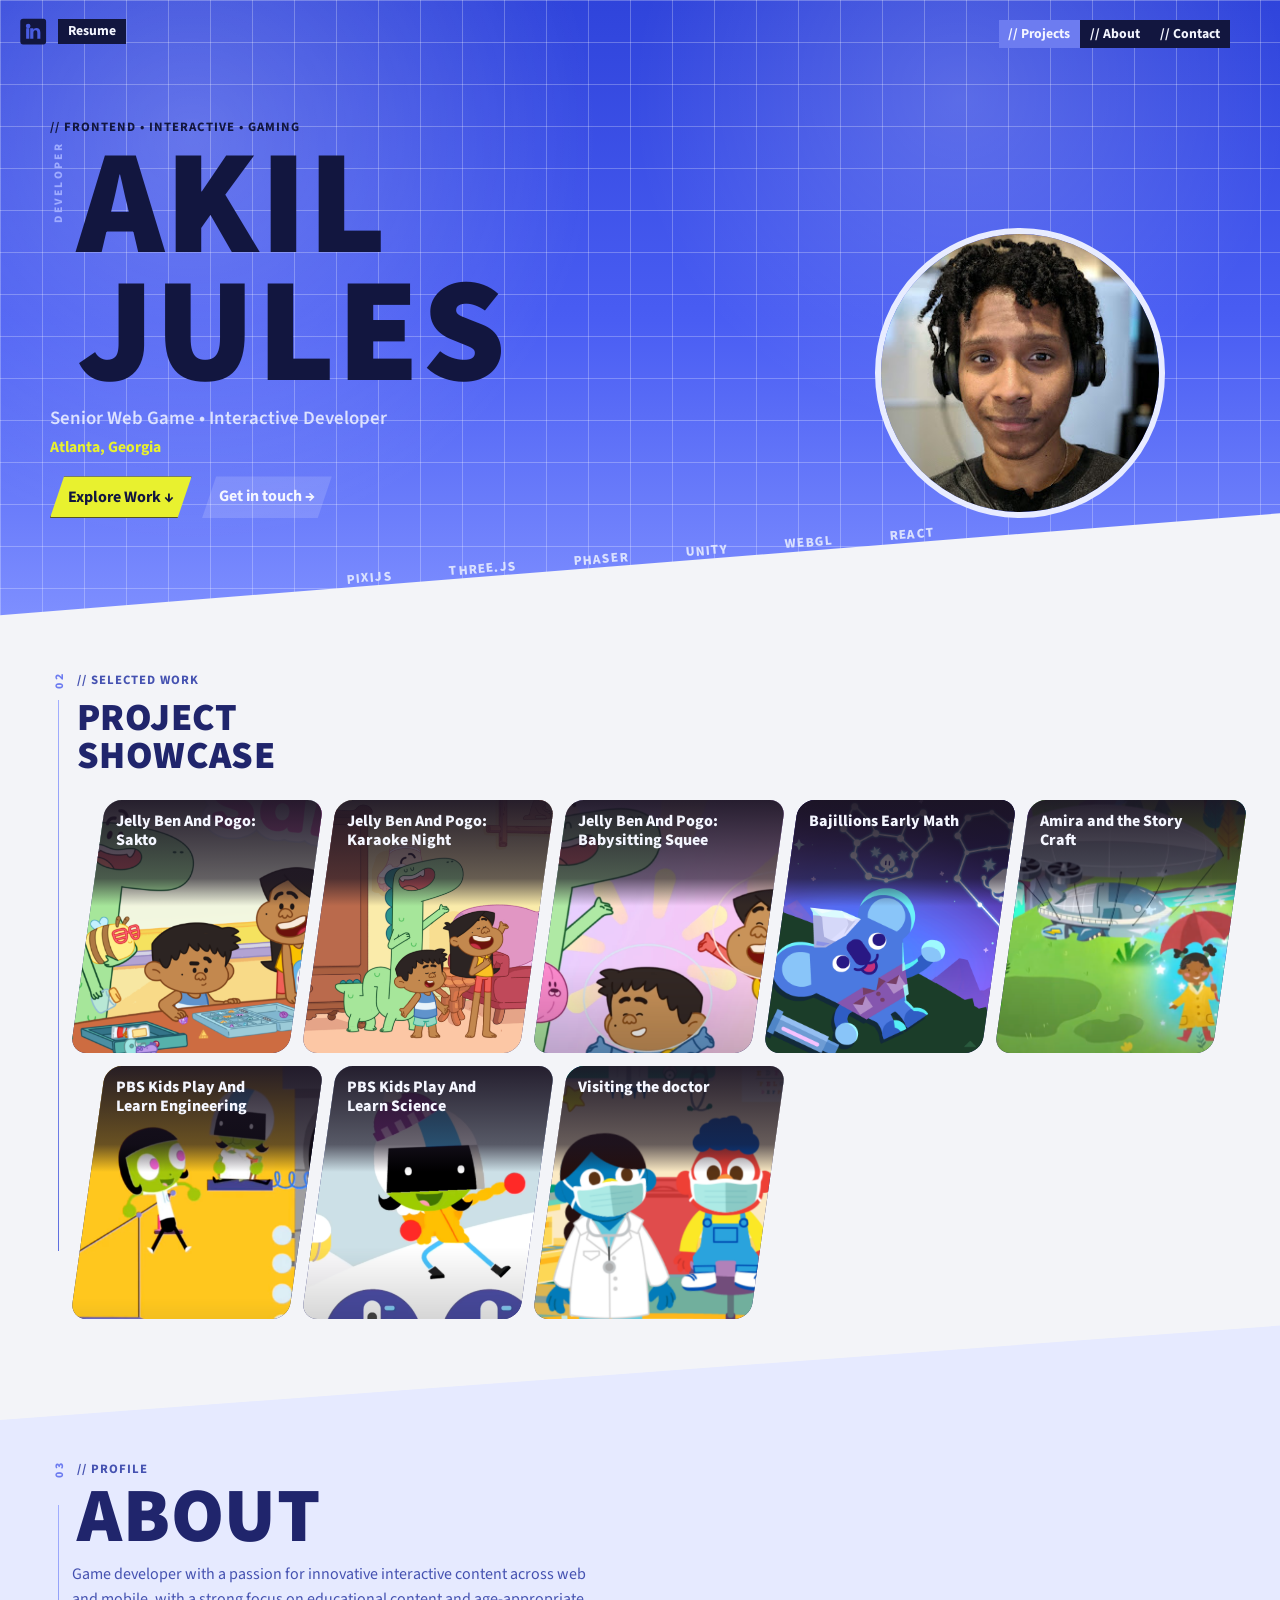
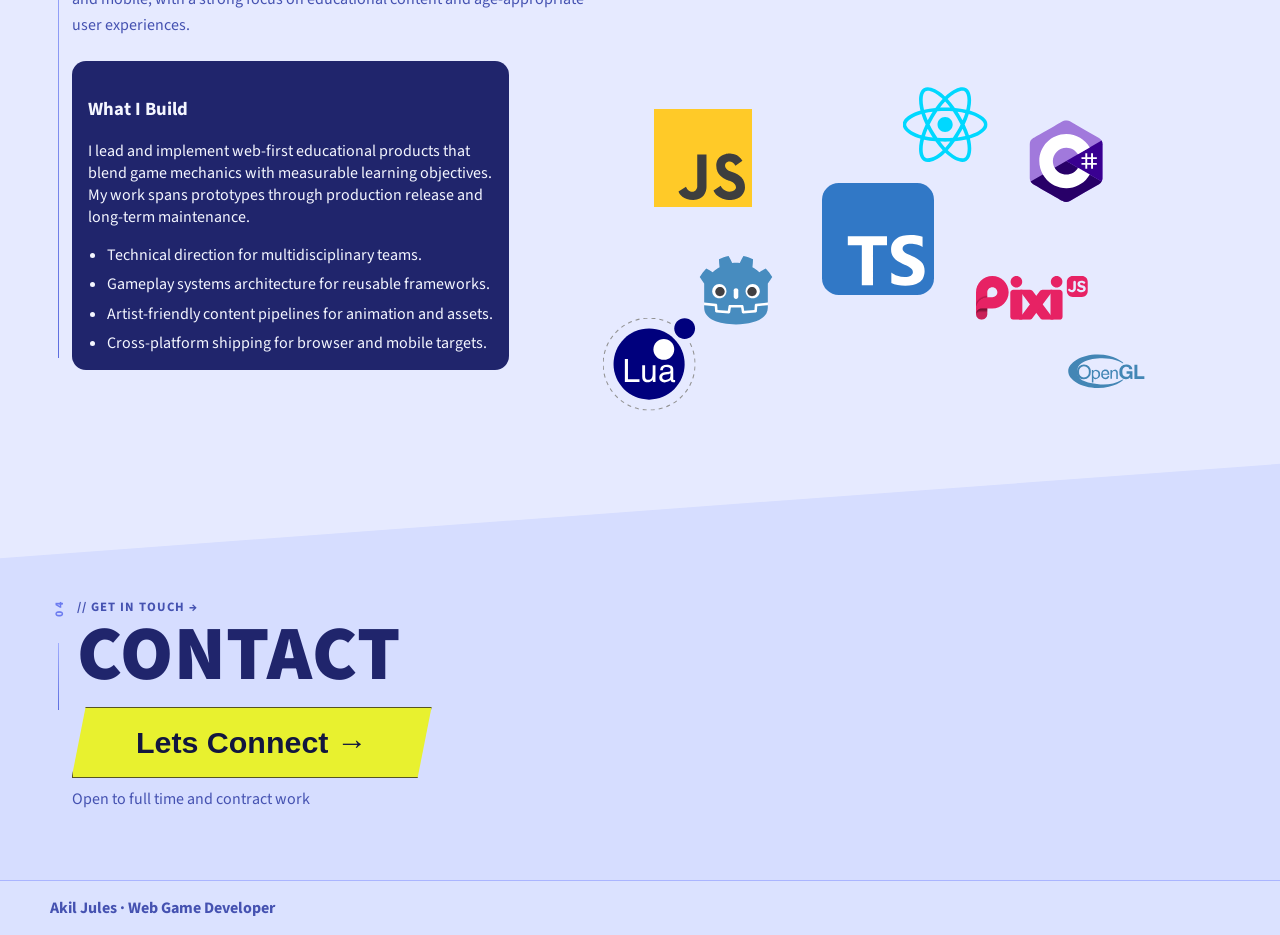
<file: index.html>
<!DOCTYPE html>
<html lang="en">
<head>
    <meta charset="UTF-8">
    <meta name="viewport" content="width=device-width, initial-scale=1.0">
    <title>Akil Jules | Interactive Learning Projects</title>
    <meta name="description" content="Portfolio of Akil Jules, Senior Web Game Developer specializing in educational interactive experiences using PixiJS, Three.js, and modern web frameworks.">
    <link rel="stylesheet" href="styles.css">
</head>
<body id="top" data-page="home">
    <header class="site-header">
        <div class="shell nav-wrap">
            <a class="brand" href="index.html" aria-label="Home"></a>
            <button class="menu-toggle" id="menu-toggle" aria-expanded="false" aria-controls="site-nav" aria-label="Toggle navigation">
                <span class="menu-toggle-icon" aria-hidden="true"></span>
            </button>
            <nav id="site-nav" class="site-nav" aria-label="Primary navigation">
                <a href="#projects" class="is-active"> // Projects</a>
                <a href="#about">// About</a>
                <a href="#contact">// Contact</a>
            </nav>
        </div>
    </header>
    <div class="resume-float-wrap">
        <a class="linkedin-float" href="https://www.linkedin.com/in/akiljules/" target="_blank" rel="noopener noreferrer" aria-label="LinkedIn profile">
            <svg viewBox="0 0 24 24" xmlns="http://www.w3.org/2000/svg" focusable="false" aria-hidden="true">
                <path d="M19 3A2 2 0 0 1 21 5v14a2 2 0 0 1-2 2H5a2 2 0 0 1-2-2V5a2 2 0 0 1 2-2h14zm-9.1 6.74H7.07V17h2.83V9.74zM8.49 6.5a1.64 1.64 0 1 0 0 3.28 1.64 1.64 0 0 0 0-3.28zM17 12.66c0-2.18-1.17-3.2-2.74-3.2-1.26 0-1.82.69-2.13 1.18v-1h-2.83V17h2.83v-3.9c0-1.03.2-2.03 1.47-2.03 1.25 0 1.27 1.17 1.27 2.1V17H17v-4.34z" fill="currentColor"/>
            </svg>
        </a>
        <a class="resume-float" href="resume.pdf" target="_blank" rel="noopener noreferrer">Resume</a>
    </div>

    <main>
        <section class="hero">
            <div class="hero-grid" aria-hidden="true"></div>
            <div class="shell hero-content">
                <article class="hero-panel">
                    <div class="hero-text">
                        <p class="eyebrow">// FRONTEND • INTERACTIVE • GAMING</p>
                        <div class="hero-name-wrap" aria-label="Akil Jules">
                            <p class="hero-name-tag">DEVELOPER</p>
                            <h1 class="hero-name">
                                <span>AKIL</span>
                                <span>JULES</span>
                            </h1>
                        </div>
                        <p class="hero-copy">Senior Web Game • Interactive Developer</p>
                        <p class="hero-location">Atlanta, Georgia</p>
                        <div class="hero-actions">
                            <a class="btn btn-solid" href="#projects">Explore Work ↓</a>
                            <a class="btn btn-ghost" href="#contact">Get in touch →</a>
                        </div>
                    </div>
                    <div class="hero-art" aria-hidden="true">
                        <div class="hero-art-frame">
                            <img src="images/profile_picture.jpg" alt="" class="hero-art-image">
                        </div>
                    </div>
                </article>
                </div>
            <div class="hero-bottom-ribbon" aria-hidden="true">
                <span>PIXIJS</span>
                <span>THREE.JS</span>
                <span>PHASER</span>
                <span>UNITY</span>
                <span>WEBGL</span>
                <span>REACT</span>
            </div>
        </section>

        <section class="scroll-section" id="projects">
            <div class="shell projects-layout">
                <div class="section-heading">
                    <div class="section-title-wrap" aria-label="Project Showcase">
                        <p class="section-eyebrow">// Selected Work</p>
                        <p class="section-index">02</p>
                        <div class="section-title-main">
                            <h2 class="section-display-title">
                                <span>PROJECT</span>
                                <span>SHOWCASE</span>
                            </h2>
                        </div>
                    </div>
                </div>

                <div class="projects-gallery">
                    <div id="projects-grid" class="projects-grid" aria-live="polite"></div>
                    <p id="projects-empty" class="projects-empty" hidden>No projects match this search yet.</p>
                </div>
            </div>
        </section>

        <section class="scroll-section" id="about">
            <div class="shell">
                <div class="section-title-wrap" aria-label="About">
                    <p class="section-eyebrow">// Profile</p>
                    <p class="section-index">03</p>
                    <div class="section-title-main">
                        <h2 class="section-display-title">
                            <span>ABOUT</span>
                        </h2>
                    </div>
                </div>
                <p class="page-intro">Game developer with a passion for innovative interactive content across web and mobile, with a strong focus on educational content and age-appropriate user experiences.</p>

                <section class="content-grid">
                    <article class="card">
                        <h3>What I Build</h3>
                        <p>I lead and implement web-first educational products that blend game mechanics with measurable learning objectives. My work spans prototypes through production release and long-term maintenance.</p>
                        <ul class="clean-list">
                            <li>Technical direction for multidisciplinary teams.</li>
                            <li>Gameplay systems architecture for reusable frameworks.</li>
                            <li>Artist-friendly content pipelines for animation and assets.</li>
                            <li>Cross-platform shipping for browser and mobile targets.</li>
                        </ul>
                    </article>

                    <aside class="card stack-card">
                        <div class="stack-icons" aria-label="Core languages">
                            <div class="stack-icon" aria-label="JavaScript">
                                <img class="stack-glyph" src="images/js-svgrepo-com.svg" alt="JavaScript logo" loading="lazy">
                            </div>
                            <div class="stack-icon" aria-label="TypeScript">
                                <img class="stack-glyph" src="images/typescript-svgrepo-com.svg" alt="TypeScript logo" loading="lazy">
                            </div>
                            <div class="stack-icon" aria-label="C Sharp">
                                <img class="stack-glyph" src="images/c-sharp-svgrepo-com.svg" alt="C Sharp logo" loading="lazy">
                            </div>
                            <div class="stack-icon" aria-label="Lua">
                                <img class="stack-glyph" src="images/lua-svgrepo-com.svg" alt="Lua logo" loading="lazy">
                            </div>
                            <div class="stack-icon" aria-label="GLSL">
                                <img class="stack-glyph" src="images/glsl-svgrepo-com.svg" alt="GLSL logo" loading="lazy">
                            </div>
                            <div class="stack-icon" aria-label="PixiJS">
                                <img class="stack-glyph" src="images/pixijs-logo-transparent-dark.svg" alt="PixiJS logo" loading="lazy">
                            </div>
                            <div class="stack-icon" aria-label="Godot">
                                <img class="stack-glyph" src="images/Godot_icon.svg" alt="Godot logo" loading="lazy">
                            </div>
                            <div class="stack-icon" aria-label="React">
                                <img class="stack-glyph" src="images/react-svgrepo-com.svg" alt="React logo" loading="lazy">
                            </div>
                        </div>
                    </aside>
                </section>
            </div>
        </section>

        <section class="scroll-section" id="contact">
            <div class="shell">
                <div class="section-title-wrap" aria-label="Contact">
                    <p class="section-eyebrow">// Get In Touch →</p>
                    <p class="section-index">04</p>
                    <div class="section-title-main">
                        <h2 class="section-display-title">
                            <span>CONTACT</span>
                        </h2>
                    </div>
                </div>
                <section class="contact-cta-row" aria-label="Contact actions">
                    <button class="btn btn-solid" id="contact-open-btn" type="button">Lets Connect →</button>
                </section>
                <p class="page-intro">Open to full time and contract work</p>

                
            </div>
        </section>
    </main>

    <footer class="site-footer">
        <div class="shell footer-wrap">
            <p>Akil Jules · Web Game Developer</p>
        </div>
    </footer>

    <dialog class="project-dialog" id="project-dialog">
        <article>
            <button class="dialog-close" id="dialog-close" aria-label="Close project details">X</button>
            <p class="eyebrow" id="dialog-tag">Project</p>
            <h3 id="dialog-title"></h3>
            <p id="dialog-description"></p>
            <div class="dialog-actions">
                <a id="dialog-link" class="btn btn-solid" href="#" target="_blank" rel="noopener noreferrer">See Project Live →</a>
            </div>
            <div id="dialog-gallery" class="dialog-gallery"></div>
        </article>
    </dialog>

    <dialog class="contact-dialog" id="contact-dialog">
        <article>
            <button class="dialog-close" id="contact-dialog-close" aria-label="Close contact options">X</button>
            <p class="eyebrow">Contact</p>
            <div class="contact-dialog-actions" aria-label="Contact links">
                <a class="contact-icon-btn" href="https://www.linkedin.com/in/akiljules/" target="_blank" rel="noopener noreferrer" aria-label="Open LinkedIn profile">
                    <svg viewBox="0 0 24 24" xmlns="http://www.w3.org/2000/svg" focusable="false" aria-hidden="true">
                        <path d="M19 3A2 2 0 0 1 21 5v14a2 2 0 0 1-2 2H5a2 2 0 0 1-2-2V5a2 2 0 0 1 2-2h14zm-9.1 6.74H7.07V17h2.83V9.74zM8.49 6.5a1.64 1.64 0 1 0 0 3.28 1.64 1.64 0 0 0 0-3.28zM17 12.66c0-2.18-1.17-3.2-2.74-3.2-1.26 0-1.82.69-2.13 1.18v-1h-2.83V17h2.83v-3.9c0-1.03.2-2.03 1.47-2.03 1.25 0 1.27 1.17 1.27 2.1V17H17v-4.34z" fill="currentColor"/>
                    </svg>
                    <span>LinkedIn</span>
                </a>
                <a class="contact-icon-btn" href="mailto:akil@animystic.io" aria-label="Send an email">
                    <svg viewBox="0 0 24 24" xmlns="http://www.w3.org/2000/svg" focusable="false" aria-hidden="true">
                        <path d="M3 6.75A2.75 2.75 0 0 1 5.75 4h12.5A2.75 2.75 0 0 1 21 6.75v10.5A2.75 2.75 0 0 1 18.25 20H5.75A2.75 2.75 0 0 1 3 17.25V6.75zm2.17.46 6.25 4.24a1 1 0 0 0 1.16 0l6.25-4.24a.75.75 0 0 0-.42-1.37H5.59a.75.75 0 0 0-.42 1.37zm14.33 2.04-5.83 3.96a2.5 2.5 0 0 1-2.8 0L5.04 9.25a.75.75 0 0 0-1.17.62v7.38c0 .97.78 1.75 1.75 1.75h12.76c.97 0 1.75-.78 1.75-1.75V9.87a.75.75 0 0 0-1.17-.62z" fill="currentColor"/>
                    </svg>
                    <span>Email</span>
                </a>
            </div>
        </article>
    </dialog>

    <script src="script.js" defer></script>
</body>
</html>
</file>
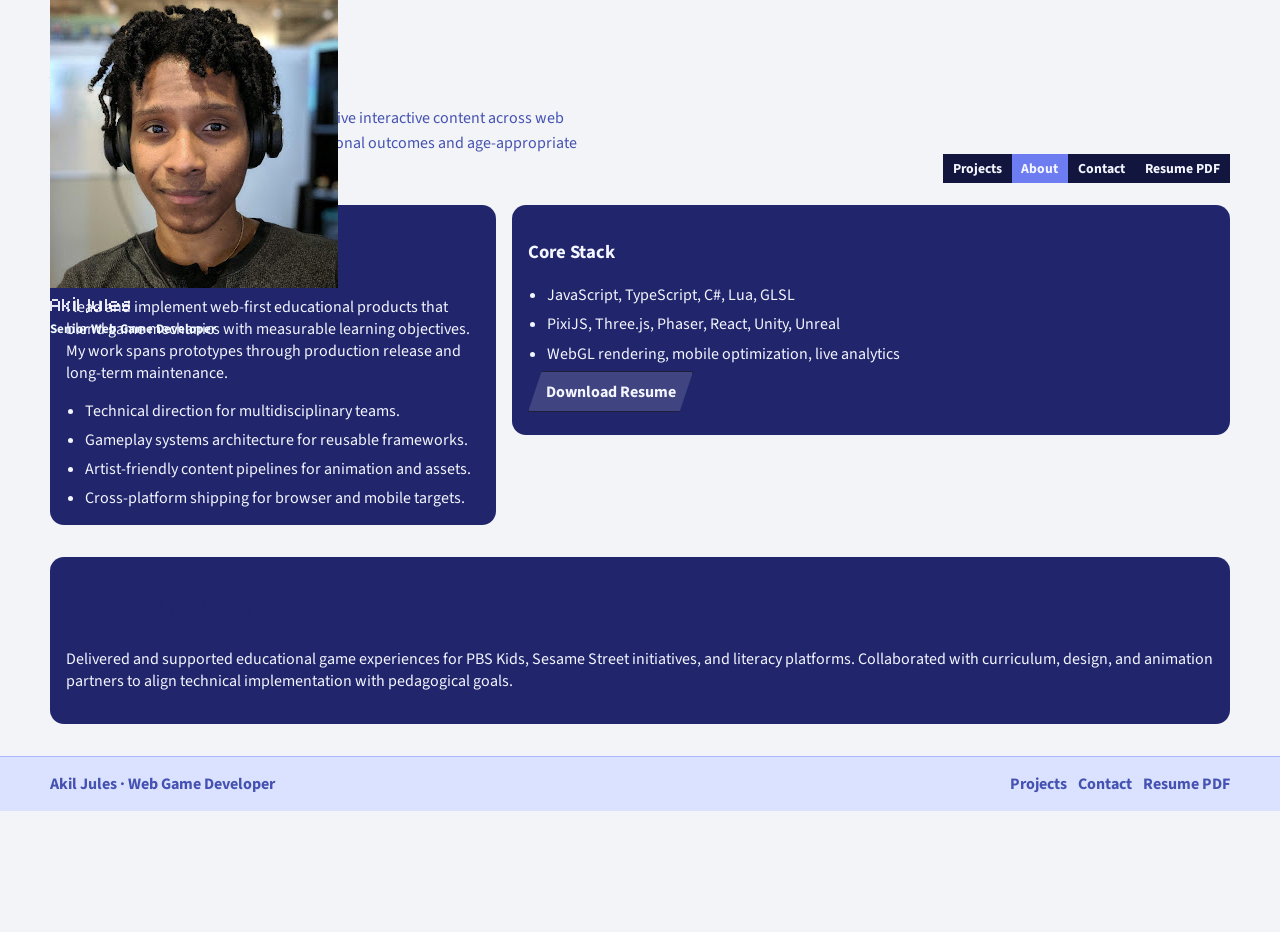
<file: about.html>
<!DOCTYPE html>
<html lang="en">
<head>
    <meta charset="UTF-8">
    <meta name="viewport" content="width=device-width, initial-scale=1.0">
    <title>About | Akil Jules</title>
    <meta name="description" content="About Akil Jules, web game developer focused on educational interactive content and web graphics.">
    <link rel="stylesheet" href="styles.css">
</head>
<body data-page="about">
    <header class="site-header">
        <div class="shell nav-wrap">
            <a class="brand" href="index.html">
                <img src="images/profile_picture.jpg" alt="Portrait of Akil Jules" class="brand-photo">
                <div>
                    <p class="brand-name">Akil Jules</p>
                    <p class="brand-role">Senior Web Game Developer</p>
                </div>
            </a>
            <button class="menu-toggle" id="menu-toggle" aria-expanded="false" aria-controls="site-nav">Menu</button>
            <nav id="site-nav" class="site-nav" aria-label="Primary navigation">
                <a href="index.html">Projects</a>
                <a href="about.html" class="is-active">About</a>
                <a href="contact.html">Contact</a>
                <a href="resume.pdf" target="_blank" rel="noopener noreferrer">Resume PDF</a>
            </nav>
        </div>
    </header>

    <main class="shell">
        <h1 class="page-title">About</h1>
        <p class="page-intro">Game developer with a passion for innovative interactive content across web and mobile, with a strong focus on educational outcomes and age-appropriate user experiences.</p>

        <section class="content-grid">
            <article class="card">
                <h2>What I Build</h2>
                <p>I lead and implement web-first educational products that blend game mechanics with measurable learning objectives. My work spans prototypes through production release and long-term maintenance.</p>
                <ul class="clean-list">
                    <li>Technical direction for multidisciplinary teams.</li>
                    <li>Gameplay systems architecture for reusable frameworks.</li>
                    <li>Artist-friendly content pipelines for animation and assets.</li>
                    <li>Cross-platform shipping for browser and mobile targets.</li>
                </ul>
            </article>

            <aside class="card">
                <h3>Core Stack</h3>
                <ul class="clean-list">
                    <li>JavaScript, TypeScript, C#, Lua, GLSL</li>
                    <li>PixiJS, Three.js, Phaser, React, Unity, Unreal</li>
                    <li>WebGL rendering, mobile optimization, live analytics</li>
                </ul>
                <p><a class="btn btn-ghost" href="resume.pdf" target="_blank" rel="noopener noreferrer">Download Resume</a></p>
            </aside>
        </section>

        <section class="card" style="margin-bottom:2rem;">
            <h2>Recent Highlights</h2>
            <p>Delivered and supported educational game experiences for PBS Kids, Sesame Street initiatives, and literacy platforms. Collaborated with curriculum, design, and animation partners to align technical implementation with pedagogical goals.</p>
        </section>
    </main>

    <footer class="site-footer">
        <div class="shell footer-wrap">
            <p>Akil Jules · Web Game Developer</p>
            <div>
                <a href="index.html">Projects</a>
                <a href="contact.html">Contact</a>
                <a href="resume.pdf" target="_blank" rel="noopener noreferrer">Resume PDF</a>
            </div>
        </div>
    </footer>

    <script src="script.js" defer></script>
</body>
</html>
</file>
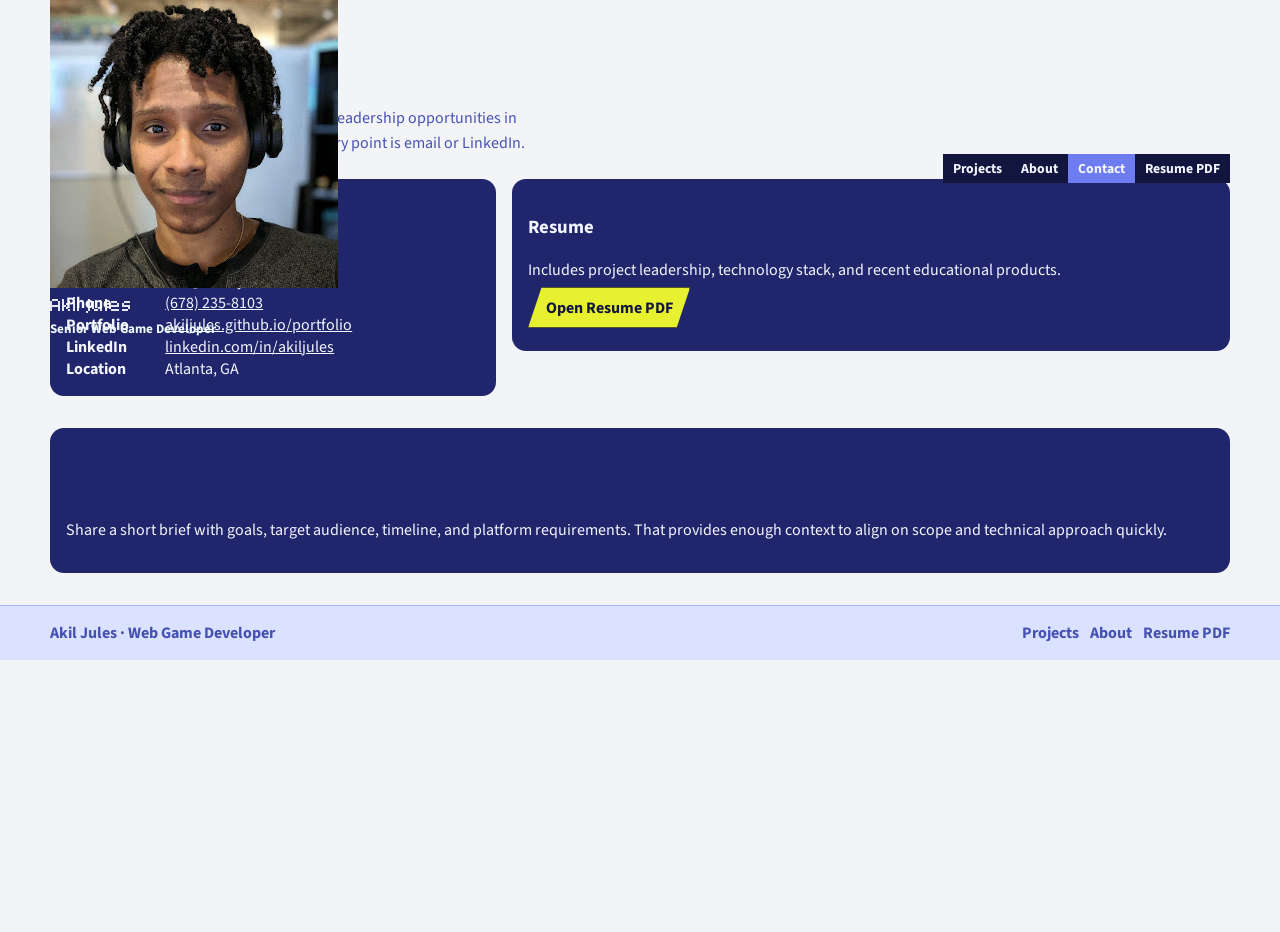
<file: contact.html>
<!DOCTYPE html>
<html lang="en">
<head>
    <meta charset="UTF-8">
    <meta name="viewport" content="width=device-width, initial-scale=1.0">
    <title>Contact | Akil Jules</title>
    <meta name="description" content="Contact Akil Jules for web game, educational content, and interactive product development opportunities.">
    <link rel="stylesheet" href="styles.css">
</head>
<body data-page="contact">
    <header class="site-header">
        <div class="shell nav-wrap">
            <a class="brand" href="index.html">
                <img src="images/profile_picture.jpg" alt="Portrait of Akil Jules" class="brand-photo">
                <div>
                    <p class="brand-name">Akil Jules</p>
                    <p class="brand-role">Senior Web Game Developer</p>
                </div>
            </a>
            <button class="menu-toggle" id="menu-toggle" aria-expanded="false" aria-controls="site-nav">Menu</button>
            <nav id="site-nav" class="site-nav" aria-label="Primary navigation">
                <a href="index.html">Projects</a>
                <a href="about.html">About</a>
                <a href="contact.html" class="is-active">Contact</a>
                <a href="resume.pdf" target="_blank" rel="noopener noreferrer">Resume PDF</a>
            </nav>
        </div>
    </header>

    <main class="shell">
        <h1 class="page-title">Contact</h1>
        <p class="page-intro">For contracts, collaborations, or technical leadership opportunities in educational interactive media, the best entry point is email or LinkedIn.</p>

        <section class="content-grid">
            <article class="card">
                <h2>Professional Contact</h2>
                <div class="keyline"><strong>Email</strong><a href="mailto:akil@animystic.io">akil@animystic.io</a></div>
                <div class="keyline"><strong>Phone</strong><a href="tel:+16782358103">(678) 235-8103</a></div>
                <div class="keyline"><strong>Portfolio</strong><a href="https://akiljules.github.io/portfolio/" target="_blank" rel="noopener noreferrer">akiljules.github.io/portfolio</a></div>
                <div class="keyline"><strong>LinkedIn</strong><a href="https://www.linkedin.com/in/akiljules/" target="_blank" rel="noopener noreferrer">linkedin.com/in/akiljules</a></div>
                <div class="keyline"><strong>Location</strong><span>Atlanta, GA</span></div>
            </article>

            <aside class="card">
                <h3>Resume</h3>
                <p>Includes project leadership, technology stack, and recent educational products.</p>
                <p><a class="btn btn-solid" href="resume.pdf" target="_blank" rel="noopener noreferrer">Open Resume PDF</a></p>
            </aside>
        </section>

        <section class="card" style="margin-bottom:2rem;">
            <h2>Preferred Outreach Format</h2>
            <p>Share a short brief with goals, target audience, timeline, and platform requirements. That provides enough context to align on scope and technical approach quickly.</p>
        </section>
    </main>

    <footer class="site-footer">
        <div class="shell footer-wrap">
            <p>Akil Jules · Web Game Developer</p>
            <div>
                <a href="index.html">Projects</a>
                <a href="about.html">About</a>
                <a href="resume.pdf" target="_blank" rel="noopener noreferrer">Resume PDF</a>
            </div>
        </div>
    </footer>

    <script src="script.js" defer></script>
</body>
</html>
</file>
<file: styles.css>
@font-face {
    font-family: "Source Sans 3";
    src: url("./fonts/Source_Sans_3/SourceSans3-VariableFont_wght.ttf") format("truetype");
    font-weight: 200 900;
    font-style: normal;
    font-display: swap;
}

@font-face {
    font-family: "Bitcount";
    src: url("./fonts/Bitcount_Prop_Single/BitcountPropSingle-VariableFont_CRSV,ELSH,ELXP,slnt,wght.ttf") format("truetype");
    font-weight: 100 900;
    font-style: normal;
    font-display: swap;
}

@font-face {
    font-family: "Bitcount Pixel";
    src: url("./fonts/Bitcount_Prop_Single/static/BitcountPropSingle_Roman-Black.ttf") format("truetype");
    font-weight: 900;
    font-style: normal;
    font-display: swap;
}

@font-face {
    font-family: "Bitcount Cursive";
    src: url("./fonts/Bitcount_Prop_Single/static/BitcountPropSingle_Cursive-Black.ttf") format("truetype");
    font-weight: 900;
    font-style: normal;
    font-display: swap;
}

:root {
    --color-bg-hero-start: #2f44db;
    --color-bg-hero-mid: #495df3;
    --color-bg-hero-end: #7e8fff;
    --color-bg-page: #f3f4f8;
    --color-bg-section-mid: #e6eaff;
    --color-bg-section-end: #d6ddff;
    --color-text-primary: #20256c;
    --color-text-secondary: #4552b1;
    --color-text-soft-bright: #dbe1ff;
    --color-text-on-strong: #f4f6ff;
    --color-text-on-action: #12163f;
    --color-surface-strong: #12163f;
    --color-surface-muted: #dbe2ff;
    --color-surface-panel: #f4f6ff;
    --color-surface-panel-soft: #e6ebff;
    --color-surface-ghost: rgba(255, 255, 255, 0.14);
    --color-action-primary: #e8f12f;
    --color-action-primary-hover: #6d7cf0;
    --color-highlight: #6e7ef9;
    --color-highlight-strong: #5667dd;
    --color-highlight-soft: #9eabff;
    --color-line-subtle: #e8ecff;
    --color-border-primary: #aeb9ff;
    --color-border-muted: #aab5ff;
    --color-border-panel: #98a8ff;
    --color-border-panel-strong: #8f9ef9;
    --color-border-image: #b8c3ff;
    --color-border-nav-mobile: rgba(206, 219, 255, 0.74);
    --color-border-button-soft: rgba(18, 13, 27, 0.68);
    --color-overlay-dark: rgba(18, 13, 27, 0.64);
    --color-overlay-grid-line: rgba(255, 255, 255, 0.26);
    --color-overlay-grid-spot-a: rgba(255, 255, 255, 0.22);
    --color-overlay-grid-spot-b: rgba(255, 255, 255, 0.18);
    --color-ribbon-text: rgba(232, 237, 255, 0.95);
    --color-shadow-action: rgba(109, 124, 240, 0.4);
    --color-overlay-project-top: rgba(27, 20, 36, 0.95);
    --color-overlay-project-mid: rgba(27, 20, 36, 0.66);
    --color-overlay-project-clear: rgba(27, 20, 36, 0);
    --color-overlay-surface-strong: rgba(18, 13, 27, 0.95);
    --color-white: #ffffff;
    --color-white-soft: #eff9ff;
    --max-width: 1180px;
}

* {
    box-sizing: border-box;
}

html,
body {
    margin: 0;
    padding: 0;
}

html {
    scroll-behavior: smooth;
}

body {
    font-family: "Source Sans 3", sans-serif;
    color: var(--color-text-primary);
    background: var(--color-bg-page);
    min-height: 100vh;
}

a {
    color: inherit;
}

.shell {
    width: min(var(--max-width), calc(100% - 2rem));
    margin: 0 auto;
}

.site-header {
    position: fixed;
    top: 0;
    left: 0;
    right: 0;
    width: 100%;
    z-index: 30;
    background: transparent;
    backdrop-filter: none;
}

.nav-wrap {
    min-height: 68px;
    display: flex;
    align-items: center;
    justify-content: space-between;
    gap: 0.9rem;
}

.brand {
    text-decoration: none;
}

.brand-name {
    margin: 0;
    font-size: 1.25rem;
    font-family: "Bitcount", monospace;
    letter-spacing: 0.02em;
    color: var(--color-white);
}

.brand-role {
    margin: 0.12rem 0 0;
    color: var(--color-white-soft);
    font-size: 0.82rem;
    font-weight: 700;
}

.menu-toggle {
    display: none;
    position: fixed;
    top: 0.9rem;
    right: 1rem;
    z-index: 60;
    border: 0;
    background: var(--color-surface-strong);
    color: var(--color-text-on-strong);
    border-radius: 0;
    width: 2.4rem;
    height: 2.4rem;
    padding: 0;
    font: inherit;
    font-weight: 700;
    box-shadow: none;
    align-items: center;
    justify-content: center;
}

.menu-toggle-icon {
    position: relative;
    display: block;
    width: 1.15rem;
    height: 2px;
    background: var(--color-white);
    transition: background-color 150ms ease;
}

.menu-toggle-icon::before,
.menu-toggle-icon::after {
    content: "";
    position: absolute;
    left: 0;
    width: 100%;
    height: 2px;
    background: var(--color-white);
    transition: transform 180ms ease, top 180ms ease;
}

.menu-toggle-icon::before {
    top: -6px;
}

.menu-toggle-icon::after {
    top: 6px;
}

.menu-toggle[aria-expanded="true"] .menu-toggle-icon {
    background: transparent;
}

.menu-toggle[aria-expanded="true"] .menu-toggle-icon::before {
    top: 0;
    transform: rotate(45deg);
}

.menu-toggle[aria-expanded="true"] .menu-toggle-icon::after {
    top: 0;
    transform: rotate(-45deg);
}

.resume-float-wrap {
    position: fixed;
    top: 0.9rem;
    left: 1rem;
    z-index: 60;
    display: inline-flex;
    align-items: center;
    justify-content: flex-start;
    gap: 0.5rem;
}

.resume-float {
    display: inline-flex;
    align-items: center;
    justify-content: center;
    text-decoration: none;
    color: var(--color-text-on-strong);
    background: var(--color-surface-strong);
    border: 0;
    border-radius: 0;
    padding: 0.28rem 0.62rem;
    font-size: 0.86rem;
    font-weight: 700;
    line-height: 1.2;
}

.linkedin-float {
    display: inline-flex;
    width: 2.15rem;
    height: 2.15rem;
    align-items: center;
    justify-content: center;
    color: var(--color-surface-strong);
    text-decoration: none;
}

.linkedin-float svg {
    width: 2.7rem;
    height: 2.7rem;
    display: block;
}

.linkedin-float:hover,
.linkedin-float:focus-visible {
    color: var(--color-action-primary-hover);
}

.resume-float:hover,
.resume-float:focus-visible {
    background: var(--color-action-primary-hover);
    color: var(--color-text-on-strong);
}

.site-nav {
    display: flex;
    gap: 0;
    align-items: center;
}

.site-nav a {
    text-decoration: none;
    color: var(--color-text-on-strong);
    border: 0;
    border-radius: 0;
    padding: 0.28rem 0.62rem;
    font-size: 0.86rem;
    font-weight: 700;
    background: var(--color-surface-strong);
    transition: background-color 150ms ease, color 150ms ease;
}

.site-nav a:hover,
.site-nav a:focus-visible,
.site-nav a.is-active {
    background: var(--color-action-primary-hover);
    color: var(--color-text-on-strong);
}

.hero {
    position: relative;
    min-height: min(66vh, 660px);
    overflow: clip;
    background: linear-gradient(180deg, var(--color-bg-hero-start), var(--color-bg-hero-mid) 52%, var(--color-bg-hero-end));
    padding: 1rem 0 0;
}

.hero::after {
    content: "";
    position: absolute;
    left: -3%;
    right: -3%;
    bottom: -1px;
    height: clamp(52px, 9vw, 108px);
    background: var(--color-bg-page);
    clip-path: polygon(0 100%, 100% 0, 100% 100%, 0 100%);
    z-index: 1;
    pointer-events: none;
}

.hero-grid {
    position: absolute;
    inset: 0;
    z-index: 0;
    background:
        linear-gradient(var(--color-overlay-grid-line) 1px, transparent 1px),
        linear-gradient(90deg, var(--color-overlay-grid-line) 1px, transparent 1px),
        radial-gradient(circle at 15% 22%, var(--color-overlay-grid-spot-a), transparent 34%),
        radial-gradient(circle at 75% 16%, var(--color-overlay-grid-spot-b), transparent 30%);
    background-size: 42px 42px, 42px 42px, auto, auto;
    background-position: 0 0, 0 0, 0 0, 0 0;
    animation: grid-scroll 12s linear infinite;
}

@keyframes grid-scroll {
    from {
        background-position: 0 0, 0 0, 0 0, 0 0;
    }
    to {
        background-position: 42px 42px, 42px 42px, 0 0, 0 0;
    }
}

.hero-content {
    position: relative;
    z-index: 2;
    padding-top: clamp(3.4rem, 12vh, 6.4rem);
    padding-bottom: clamp(3.8rem, 12vh, 6.2rem);
}

.eyebrow {
    margin: 0;
    color: var(--color-surface-strong);
    font-size: 0.8rem;
    text-transform: uppercase;
    letter-spacing: 0.08em;
    font-weight: 700;
}

.hero-panel {
    display: grid;
    grid-template-columns: 1fr 0.95fr;
    gap: 1rem;
    align-items: end;
    background: transparent;
    border: 0;
    border-radius: 0;
    padding: 0;
}

.hero-text {
    max-width: 500px;
}

.hero-name-wrap {
    margin-top: 0.35rem;
    display: flex;
    align-items: flex-start;
    gap: 0.6rem;
}

.hero-name-tag {
    margin: 0;
    color: var(--color-highlight-soft);
    font-size: 0.72rem;
    letter-spacing: 0.2em;
    font-weight: 800;
    writing-mode: vertical-rl;
    transform: rotate(180deg);
    text-transform: uppercase;
}

.hero-name {
    margin: 0;
    line-height: 0.86;
    font-size: clamp(2.7rem, 11.6vw, 10.9rem);
    color: var(--color-surface-strong);
    letter-spacing: 0.01em;
    font-family: "Source Sans 3", sans-serif;
    font-weight: 900;
}

.hero-name span {
    display: block;
}

.hero-copy {
    margin: 0.45rem 0 0;
    color: var(--color-text-soft-bright);
    font-size: clamp(0.96rem, 1.8vw, 1.18rem);
    font-weight: 600;
    max-width: 44ch;
}

.hero-location {
    margin: 0.28rem 0 0;
    color: var(--color-action-primary);
    font-size: 0.98rem;
    font-weight: 700;
}

.hero-actions {
    margin-top: 1.15rem;
    display: flex;
    gap: 0.66rem;
    flex-wrap: wrap;
}

.btn {
    text-decoration: none;
    border-radius: 0;
    clip-path: polygon(14px 0, 100% 0, calc(100% - 14px) 100%, 0 100%);
    padding: 0.55rem 1.05rem;
    font-weight: 700;
    border: 1px solid var(--color-border-button-soft);
    transition: transform 160ms ease, background-color 160ms ease;
}

.btn:hover,
.btn:focus-visible {
    transform: translateY(-1px);
}

.btn-solid {
    background: var(--color-action-primary);
    color: var(--color-text-on-action);
}

.btn-ghost {
    background: var(--color-surface-ghost);
    color: var(--color-text-on-strong);
}

.hero-actions .btn-ghost {
    border: 0;
    box-shadow: none;
}

.hero-art {
    padding-top: 10%;
    justify-self: end;
    width: min(100%, 420px);
}

.hero-art-frame {
    position: relative;
    border-radius: 0;
    background: transparent;
    border: 0;
    min-height: 0;
    display: grid;
    place-items: center;
    overflow: visible;
}

.hero-art-frame::after {
    content: none;
}

.hero-art-image {
    width: min(84%, 290px);
    aspect-ratio: 1 / 1;
    height: auto;
    border-radius: 50%;
    object-fit: cover;
    border: 6px solid var(--color-line-subtle);
    box-shadow: none;
}

.hero-bottom-ribbon {
    position: absolute;
    left: -3%;
    right: -3%;
    bottom: clamp(24px, 4.5vw, 52px);
    z-index: 3;
    display: flex;
    align-items: center;
    justify-content: center;
    gap: clamp(0.48rem, 4.45vw, 4.88rem);
    padding: 0 clamp(0.9rem, 2.6vw, 1.6rem);
    transform: rotate(-4.6deg);
    transform-origin: center;
    pointer-events: none;
    color: var(--color-ribbon-text);
    font-size: clamp(0.66rem, 1.5vw, 0.84rem);
    font-weight: 800;
    letter-spacing: 0.09em;
    text-transform: uppercase;
    white-space: nowrap;
}

.hero-bottom-ribbon span {
    opacity: 0.92;
}

.section-heading {
    margin-top: 0.95rem;
    margin-bottom: 0.85rem;
}

.projects-layout {
    display: grid;
    grid-template-columns: 1fr;
    gap: 0.7rem;
    align-items: start;
}

.projects-gallery {
    width: 100%;
}

.section-title-wrap {
    display: grid;
    grid-template-columns: 1.06rem 1fr;
    align-items: end;
    column-gap: 0.58rem;
    margin-left:-1.3rem;
    row-gap: 0.3rem;
}

.section-title-main {
    grid-row: 2;
    grid-column: 2;
}

.section-eyebrow {
    grid-column: 2;
    grid-row: 1;
    margin: 0;
    color: var(--color-text-secondary);
    font-size: 0.8rem;
    text-transform: uppercase;
    letter-spacing: 0.08em;
    font-weight: 700;
}

.section-index {
    grid-column: 1;
    grid-row: 1;
    justify-self: center;
}

.section-index {
    margin: 0;
    color: var(--color-action-primary-hover);
    font-size: 0.74rem;
    letter-spacing: 0.2em;
    font-weight: 800;
    writing-mode: vertical-rl;
    transform: rotate(180deg);
    text-transform: uppercase;
}

.section-display-title {
    margin: 0;
    line-height: 0.9;
    font-size: clamp(2rem, 6.8vw, 4.8rem);
    color: var(--color-text-primary);
    letter-spacing: 0.01em;
    font-family: "Source Sans 3", sans-serif;
    font-weight: 900;
    text-transform: uppercase;
}

.section-display-title span {
    display: block;
}

.scroll-section {
    position: relative;
    overflow: hidden;
    scroll-margin-top: 88px;
    padding-top: clamp(1.1rem, 3.6vw, 2.4rem);
    padding-bottom: clamp(2.2rem, 6vw, 4.2rem);
}

.scroll-section > .shell {
    position: relative;
    z-index: 2;
    padding-left: 1.35rem;
}

.scroll-section > .shell::before {
    content: "";
    position: absolute;
    top: clamp(2rem, 8.2vw, 2.8rem);
    bottom: 6.45rem;
    left: 0.53rem;
    width: 1px;
    background: linear-gradient(to bottom, var(--color-highlight-soft), var(--color-highlight-strong));
    opacity: 0.95;
    pointer-events: none;
}

#about.scroll-section {
    background: var(--color-bg-section-mid);
}

#contact.scroll-section {
    background: var(--color-bg-section-end);
}

.scroll-section:not(:last-of-type)::after {
    content: "";
    position: absolute;
    left: -3%;
    right: -3%;
    bottom: -1px;
    height: clamp(46px, 8vw, 100px);
    background: var(--color-bg-section-mid);
    clip-path: polygon(0 100%, 100% 0, 100% 100%, 0 100%);
    z-index: 1;
    pointer-events: none;
}

#about.scroll-section::after {
    background: var(--color-bg-section-end);
}

.section-card-tail {
    margin-bottom: 2rem;
}

.section-heading .eyebrow {
    color: var(--color-text-secondary);
}

.section-heading h2 {
    margin: 0.32rem 0 0;
    font-size: clamp(1.4rem, 4.5vw, 2.4rem);
    line-height: 1;
    color: var(--color-text-primary);
}

.projects-grid {
    display: grid;
    grid-template-columns: repeat(auto-fit, minmax(200px, 1fr));
    gap: 0.8rem;
    margin-bottom: 2.2rem;
    margin-left: 1rem;
}

.project-card {
    position: relative;
    border-radius: 16px;
    border: 0;
    overflow: clip;
    background: var(--color-text-primary);
    padding: 0;
    clip-path: none;
    transform: skewX(-8deg);
    transform-origin: center;
    cursor: pointer;
    transition: transform 180ms ease;
}

.project-card:hover,
.project-card:focus-visible {
    transform: translateY(-2px) skewX(-8deg);
}

.project-cover {
    width: 116%;
    max-width: none;
    margin-left: -8%;
    aspect-ratio: 1 / 1;
    display: block;
    object-fit: cover;
    border-radius: 0;
    clip-path: none;
    transform: skewX(8deg) scale(1.08);
    transform-origin: center;
}

.project-content {
    position: absolute;
    top: 0;
    left: -8%;
    right: -8%;
    bottom: auto;
    min-height: clamp(88px, 42%, 158px);
    padding: 0.72rem 1.26rem;
    background: linear-gradient(to bottom, var(--color-overlay-project-top), var(--color-overlay-project-mid) 74%, var(--color-overlay-project-clear));
    clip-path: none;
    border-radius: 0;
    transform: skewX(8deg);
    transform-origin: top left;
}

.project-content h3 {
    margin: 0;
    color: var(--color-text-on-strong);
    font-size: 1rem;
    line-height: 1.2;
    font-family: "Source Sans 3", sans-serif;
    font-weight: 800;
    padding-left: 0.46rem;
    max-width: 18ch;
    text-wrap: wrap;
    overflow-wrap: normal;
    word-break: normal;
    font-style: normal;
    transform: none;
}

.project-content p {
    display: none;
}

.projects-empty {
    color: var(--color-text-secondary);
}

.site-footer {
    background: var(--color-surface-muted);
    padding: 1rem 0;
    border-top: 1px solid var(--color-border-muted);
}

.footer-wrap {
    display: flex;
    justify-content: space-between;
    align-items: center;
    gap: 1rem;
    flex-wrap: wrap;
}

.footer-wrap p {
    margin: 0;
    color: var(--color-text-secondary);
    font-weight: 700;
}

.footer-wrap div {
    display: flex;
    gap: 0.7rem;
    flex-wrap: wrap;
}

.footer-wrap a {
    text-decoration: none;
    color: var(--color-text-secondary);
    font-weight: 700;
}

.project-dialog {
    width: min(920px, calc(100% - 1rem));
    border: 1px solid var(--color-border-panel);
    border-radius: 18px;
    padding: 0;
    background: var(--color-text-on-strong);
}

.project-dialog::backdrop {
    background: var(--color-overlay-dark);
}

.project-dialog article {
    position: relative;
    padding: 1.8rem;
}

.project-dialog[open] article {
    animation: modal-in 260ms cubic-bezier(0.2, 0.7, 0.2, 1) both;
}

@keyframes modal-in {
    from {
        opacity: 0;
        transform: translateY(16px) scale(0.985);
    }
    to {
        opacity: 1;
        transform: translateY(0) scale(1);
    }
}

.dialog-close {
    position: absolute;
    top: 0.62rem;
    right: 0.62rem;
    width: 2rem;
    height: 2rem;
    border-radius: 0;
    clip-path: polygon(8px 0, 100% 0, calc(100% - 8px) 100%, 0 100%);
    border: 1px solid var(--color-border-panel-strong);
    background: var(--color-surface-panel-soft);
    color: var(--color-text-primary);
    font-weight: 700;
    cursor: pointer;
}

.project-dialog h3 {
    margin: 0.38rem 0 0;
    color: var(--color-text-primary);
    font-size: clamp(1.7rem, 4.4vw, 2.6rem);
    line-height: 1.08;
}

.project-dialog p {
    color: var(--color-text-secondary);
}

.dialog-gallery {
    display: grid;
    grid-template-columns: repeat(auto-fit, minmax(170px, 1fr));
    gap: 0.6rem;
    margin-top: 0.2rem;
}

.dialog-gallery img {
    width: 100%;
    aspect-ratio: 16 / 10;
    object-fit: cover;
    border-radius: 12px;
    border: 1px solid var(--color-border-image);
}

.dialog-actions {
    margin: 1.35rem 0 1.35rem;
    display: flex;
    justify-content: center;
}

.project-dialog .dialog-actions .btn-solid {
    display: inline-flex;
    align-items: center;
    justify-content: center;
    width: auto;
    min-width: 220px;
    padding: 0.78rem 1rem;
    font-size: 1rem;
    letter-spacing: 0.01em;
    background: var(--color-action-primary);
    color: var(--color-text-on-action);
    border-color: var(--color-action-primary);
    box-shadow: 0 10px 24px var(--color-shadow-action);
}

.project-dialog .dialog-actions .btn-solid:hover,
.project-dialog .dialog-actions .btn-solid:focus-visible {
    background: var(--color-surface-strong);
    border-color: var(--color-surface-strong);
    color: var(--color-text-on-strong);
}

.page-title {
    margin: 2rem 0 0;
    color: var(--color-text-primary);
    font-size: clamp(1.95rem, 5vw, 2.8rem);
}

.page-intro {
    margin: 0.6rem 0 1.4rem;
    max-width: 66ch;
    color: var(--color-text-secondary);
    line-height: 1.6;
}

.content-grid {
    display: grid;
    grid-template-columns: 0.9fr 1.45fr;
    align-items: start;
    gap: 1rem;
    margin-bottom: 2rem;
}

.card {
    border: 0;
    border-radius: 14px;
    background: var(--color-text-primary);
    padding: 1rem;
}

.card h3,
.card strong,
.card a:not(.btn),
.card p,
.card li,
.keyline span,
.keyline a {
    color: var(--color-text-on-strong);
}

.clean-list {
    list-style: disc;
    padding-left: 1.2rem;
    margin: 0.5rem 0 0;
    display: grid;
    gap: 0.45rem;
}

.stack-card {
    background: transparent;
    border: 0;
    position: relative;
    height: 400px;
    overflow: hidden;
}

.stack-icons {
    position: relative;
    width: 100%;
    height: 100%;
}

.stack-icon {
    position: absolute;
}

.stack-glyph {
    display: block;
    width: clamp(3.2rem, 7.2vw, 4.4rem);
    height: clamp(3.2rem, 7.2vw, 4.4rem);
    object-fit: contain;
    flex: 0 0 auto;
}

.stack-icon:nth-child(1) {
    top: 22%;
    left: 24%;
    transform: translate(-50%, -50%);
}

.stack-icon:nth-child(2) {
    top: 44%;
    left: 50%;
    transform: translate(-50%, -50%);
}

.stack-icon:nth-child(3) {
    top: 23%;
    left: 78%;
    transform: translate(-50%, -50%);
}

.stack-icon:nth-child(4) {
    top: 78%;
    left: 16%;
    transform: translate(-50%, -50%);
}

.stack-icon:nth-child(5) {
    top: 80%;
    left: 84%;
    transform: translate(-50%, -50%);
}

.stack-icon:nth-child(6) {
    top: 60%;
    left: 73%;
    transform: translate(-50%, -50%);
}

.stack-icon:nth-child(7) {
    top: 58%;
    left: 29%;
    transform: translate(-50%, -50%);
}

.stack-icon:nth-child(8) {
    top: 13%;
    left: 60%;
    transform: translate(-50%, -50%);
}

.stack-icon:nth-child(1) .stack-glyph,
.stack-icon:nth-child(2) .stack-glyph,
.stack-icon:nth-child(6) .stack-glyph {
    width: clamp(5.1rem, 12vw, 7rem);
    height: clamp(5.1rem, 12vw, 7rem);
}

.stack-icon:nth-child(3) .stack-glyph {
    width: clamp(3.7rem, 8.2vw, 5.1rem);
    height: clamp(3.7rem, 8.2vw, 5.1rem);
}

.stack-icon:nth-child(4) .stack-glyph {
    width: clamp(4.2rem, 9vw, 5.8rem);
    height: clamp(4.2rem, 9vw, 5.8rem);
}

.stack-icon:nth-child(5) .stack-glyph {
    width: clamp(4rem, 8.7vw, 5.4rem);
    height: clamp(4rem, 8.7vw, 5.4rem);
}

.stack-icon:nth-child(7) .stack-glyph {
    width: clamp(3.7rem, 8vw, 5rem);
    height: clamp(3.7rem, 8vw, 5rem);
}

.stack-icon:nth-child(8) .stack-glyph {
    width: clamp(3.9rem, 8.5vw, 5.3rem);
    height: clamp(3.9rem, 8.5vw, 5.3rem);
}

.keyline {
    display: flex;
    gap: 0.45rem;
    align-items: baseline;
    flex-wrap: wrap;
}

.keyline strong {
    min-width: 92px;
}

.contact-actions {
    margin-top: 0.9rem;
    display: flex;
    gap: 0.7rem;
    flex-wrap: wrap;
}

.contact-cta-row {
    display: flex;
    align-items: center;
    justify-content: flex-start;
    margin-top: 1.05rem;
}

#contact .page-intro {
    margin: 0.6rem 0 0;
    max-width: 66ch;
    text-align: left;
}

.contact-cta-row .btn {
    display: inline-flex;
    align-items: center;
    justify-content: center;
    padding: 1.2rem 2.9rem;
    min-width: 360px;
    font-size: clamp(1.35rem, 2.8vw, 1.9rem);
    font-weight: 800;
    line-height: 1;
    text-align: center;
}

.contact-dialog {
    width: min(560px, calc(100% - 1rem));
    border: 1px solid var(--color-border-panel);
    border-radius: 18px;
    padding: 0;
    background: var(--color-text-on-strong);
}

.contact-dialog::backdrop {
    background: var(--color-overlay-dark);
}

.contact-dialog article {
    position: relative;
    padding: 1.5rem;
}

.contact-dialog h3 {
    margin: 0.42rem 0 0;
    color: var(--color-text-primary);
    font-size: clamp(1.4rem, 3.4vw, 2.2rem);
    line-height: 1.08;
}

.contact-dialog p {
    color: var(--color-text-secondary);
}

.contact-dialog-actions {
    margin-top: 1.1rem;
    display: flex;
    gap: 0.75rem;
    flex-wrap: wrap;
    justify-content: center;
}

.contact-icon-btn {
    display: inline-flex;
    align-items: center;
    gap: 0.45rem;
    text-decoration: none;
    background: var(--color-action-primary);
    color: var(--color-text-on-action);
    border: 1px solid var(--color-action-primary);
    border-radius: 0;
    clip-path: polygon(10px 0, 100% 0, calc(100% - 10px) 100%, 0 100%);
    padding: 0.58rem 0.9rem;
    font-weight: 700;
}

.contact-icon-btn svg {
    width: 1rem;
    height: 1rem;
    display: block;
}

.contact-icon-btn:hover,
.contact-icon-btn:focus-visible {
    background: var(--color-surface-strong);
    border-color: var(--color-surface-strong);
    color: var(--color-text-on-strong);
}

.linkedin-round {
    display: inline-flex;
    grid-column: 1;
    justify-self: end;
    margin-right: 0.9rem;
    align-items: center;
    justify-content: center;
    width: 2.85rem;
    height: 2.85rem;
    border-radius: 999px;
    background: var(--color-action-primary);
    color: var(--color-text-on-action);
    text-decoration: none;
}

.linkedin-round svg {
    width: 1.5rem;
    height: 1.5rem;
    display: block;
}

.linkedin-round:hover,
.linkedin-round:focus-visible {
    background: var(--color-surface-strong);
    color: var(--color-text-on-strong);
}

@media (max-width: 920px) {
    .projects-layout {
        grid-template-columns: 1fr;
        gap: 0.7rem;
    }

    .content-grid {
        grid-template-columns: 1fr;
    }

    .site-nav {
        position: absolute;
        right: 1rem;
        top: 62px;
        background: var(--color-overlay-surface-strong);
        border: 1px solid var(--color-border-nav-mobile);
        border-radius: 0;
        display: none;
        flex-direction: column;
        align-items: stretch;
        padding: 0;
        min-width: 160px;
    }

    .site-nav a {
        background: var(--color-surface-strong);
        border: 0;
    }

    .site-nav.is-open {
        display: flex;
    }

    .menu-toggle {
        display: inline-flex;
        margin-left: 0;
    }

    .contact-cta-row {
        display: flex;
        align-items: center;
        justify-content: flex-start;
        column-gap: 0;
    }

    .contact-cta-row .btn {
        min-width: 0;
        padding: 0.95rem 1.6rem;
        font-size: clamp(1rem, 3.2vw, 1.25rem);
    }

    .stack-card {
        height: 340px;
    }
}

@media (max-width: 700px) {
    .shell {
        width: min(var(--max-width), calc(100% - 1.2rem));
    }

    .hero {
        min-height: 72vh;
        padding-top: 0.45rem;
    }

    .hero-grid {
        background-size: 28px 28px, 28px 28px, auto, auto;
    }

    .hero-content {
        padding-top: clamp(2.7rem, 10vh, 4.6rem);
        padding-bottom: clamp(5rem, 14vh, 8rem);
    }

    .hero-name {
        font-size: clamp(3.2rem, 22vw, 6.5rem);
        line-height: 0.82;
    }

    .hero-panel {
        grid-template-columns: 1fr;
        padding: 1rem;
    }

    .contact-cta-row {
        gap: 0;
    }

    .contact-cta-row .btn {
        min-width: 0;
        width: clamp(210px, 74vw, 320px);
        padding: 1.02rem 1.35rem;
        font-size: clamp(1.12rem, 5.8vw, 1.38rem);
        font-weight: 800;
    }

    .section-display-title {
        font-size: clamp(2rem, 12vw, 3.8rem);
        line-height: 0.88;
    }

    .hero-art {
        justify-self: stretch;
        width: 100%;
    }

    .hero-art-frame {
        min-height: 220px;
    }

    .hero-bottom-ribbon {
        left: -5%;
        right: -5%;
        transform: rotate(-5.6deg);
        bottom: clamp(20px, 9vw, 34px);
        gap: 0.38rem;
        padding: 0 0.45rem;
        font-size: 0.6rem;
        letter-spacing: 0.05em;
    }

    .stack-card {
        height: 300px;
    }

    .stack-glyph {
        width: clamp(3.2rem, 16.5vw, 4.2rem);
        height: clamp(3.2rem, 16.5vw, 4.2rem);
    }

    .stack-icon:nth-child(1) .stack-glyph,
    .stack-icon:nth-child(2) .stack-glyph,
    .stack-icon:nth-child(6) .stack-glyph {
        width: clamp(4.6rem, 24vw, 6rem);
        height: clamp(4.6rem, 24vw, 6rem);
    }

    .stack-icon:nth-child(6) {
        left: 77%;
    }

    .stack-icon:nth-child(8) {
        top: 14%;
        left: 58%;
    }

    .projects-grid {
        grid-template-columns: 1fr;
        gap: 0.6rem;
    }

    .project-card {
        display: grid;
        grid-template-columns: minmax(0, 1fr) minmax(0, 1fr);
        align-items: stretch;
        border-radius: 12px;
        transform: none;
        aspect-ratio: 16 / 9;
        min-height: 132px;
    }

    .project-card:hover,
    .project-card:focus-visible {
        transform: translateY(-2px);
    }

    .project-cover {
        width: calc(100% + 0.48rem);
        margin-left: 0;
        margin-right: -0.48rem;
        aspect-ratio: auto;
        height: 100%;
        transform: none;
        object-fit: cover;
        object-position: center;
        position: relative;
        z-index: 0;
        clip-path: polygon(0 0, 100% 0, 86% 100%, 0 100%);
    }

    .project-content {
        position: static;
        left: auto;
        right: auto;
        min-height: 0;
        padding: 0.62rem 0.95rem;
        background: var(--color-text-primary);
        transform: none;
        display: flex;
        align-items: center;
        position: relative;
        clip-path: polygon(14% 0, 100% 0, 100% 100%, 0 100%);
        margin-left: -0.48rem;
        padding-left: 1.45rem;
        overflow: hidden;
        z-index: 2;
    }

    .project-content h3 {
        margin: 0;
        color: var(--color-text-on-strong);
        font-size: 1.5rem;
        line-height: 1.18;
        font-family: "Source Sans 3", sans-serif;
        font-weight: 800;
        padding-left: 0;
        max-width: 12ch;
        text-wrap: pretty;
        overflow-wrap: normal;
        word-break: normal;
        font-style: normal;
        transform: none;
    }

    .project-card:nth-child(even) .project-cover {
        order: 2;
        clip-path: polygon(14% 0, 100% 0, 100% 100%, 0 100%);
        margin-left: -0.48rem;
        margin-right: 0;
    }

    .project-card:nth-child(even) .project-content {
        order: 1;
        justify-content: flex-end;
        text-align: right;
        clip-path: polygon(0 0, 100% 0, 86% 100%, 0 100%);
        margin-left: 0;
        margin-right: -0.48rem;
        padding-left: 0.95rem;
        padding-right: 1.35rem;
    }

    .project-card:nth-child(even) .project-content h3 {
        margin-left: auto;
    }
}
</file>
